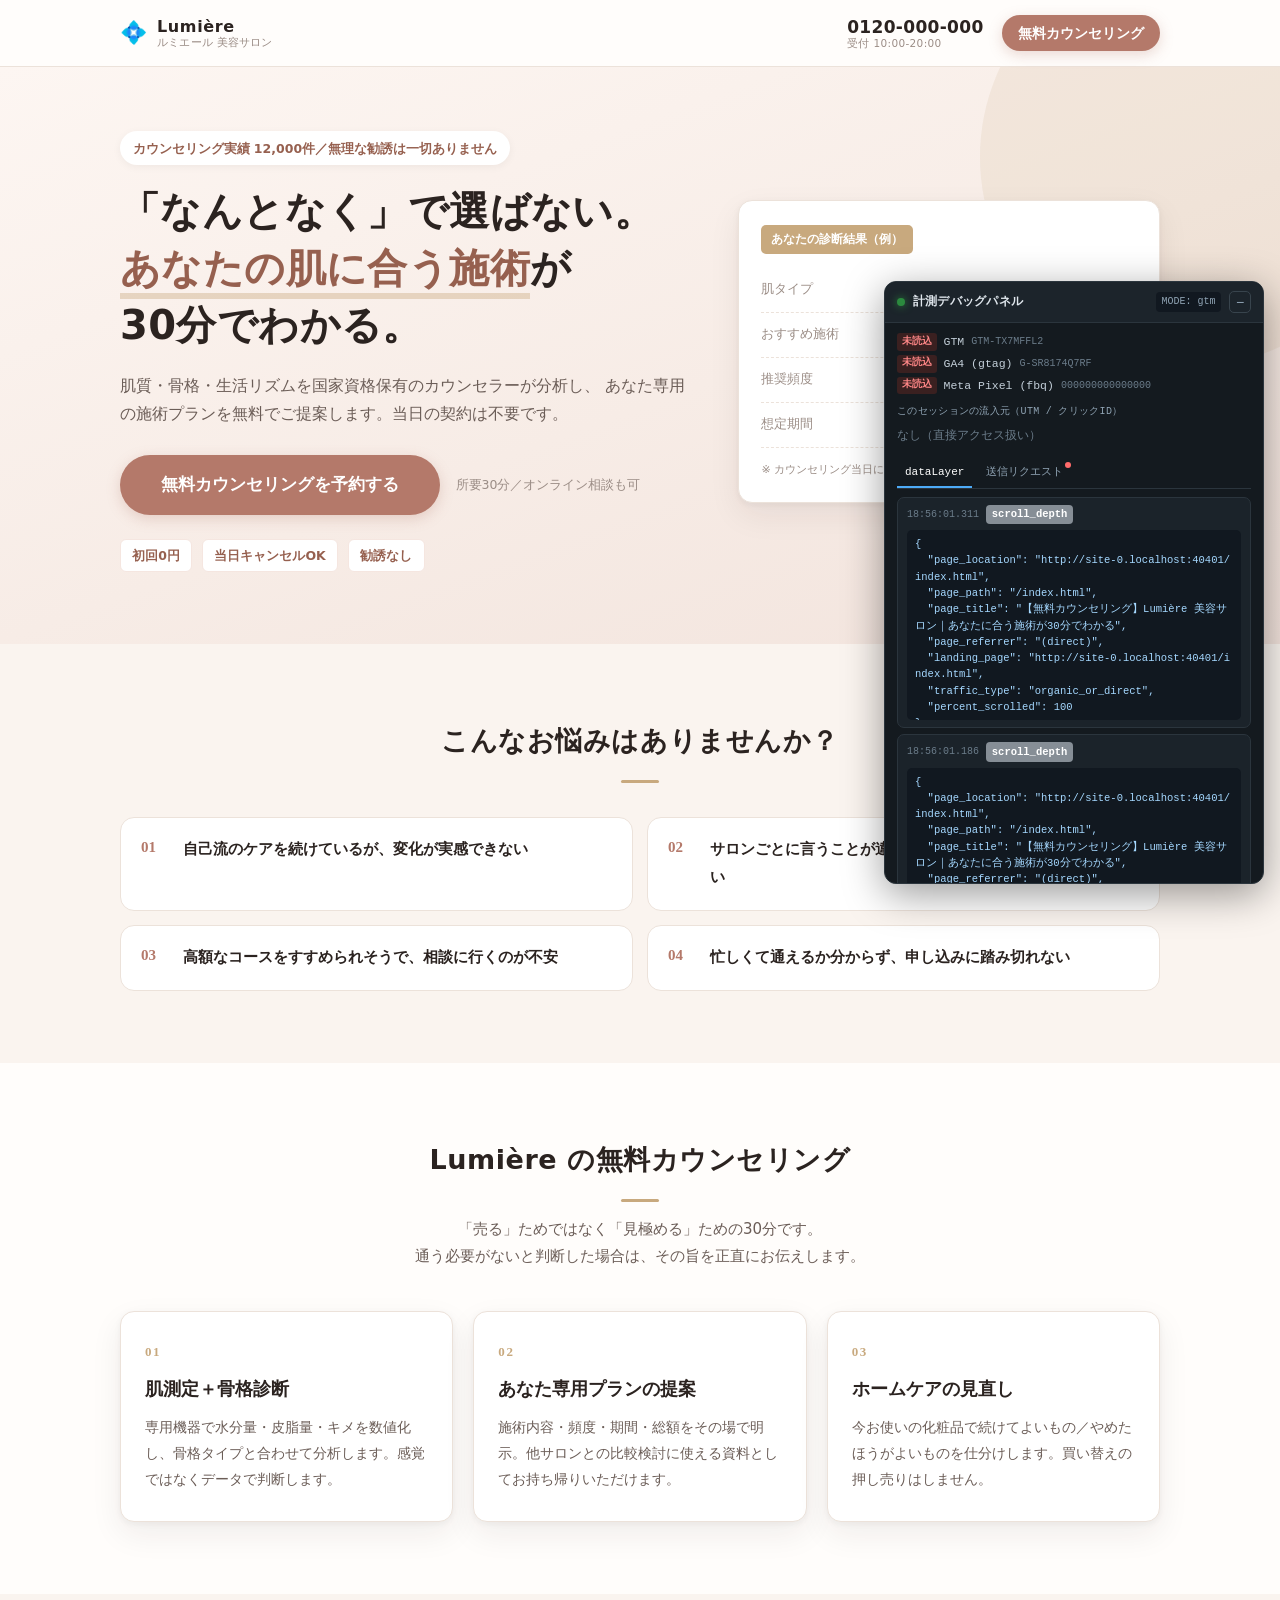
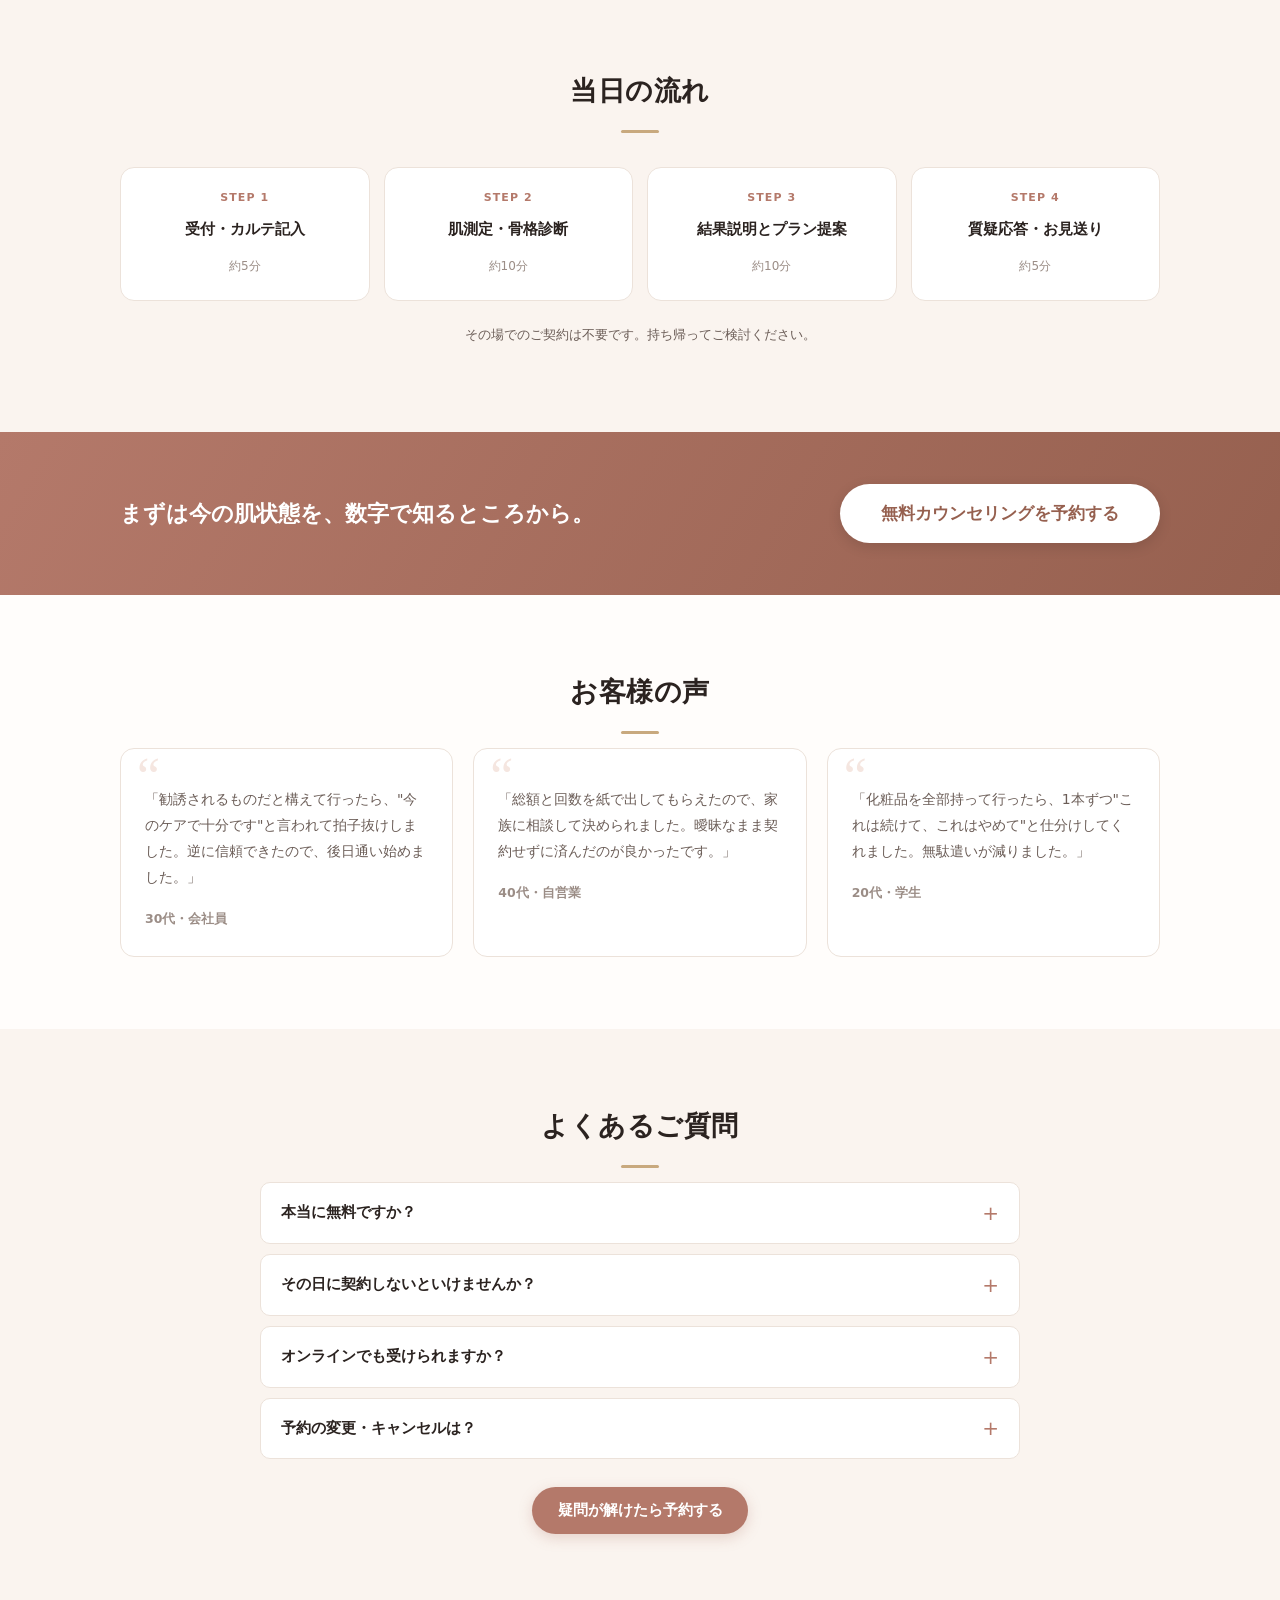
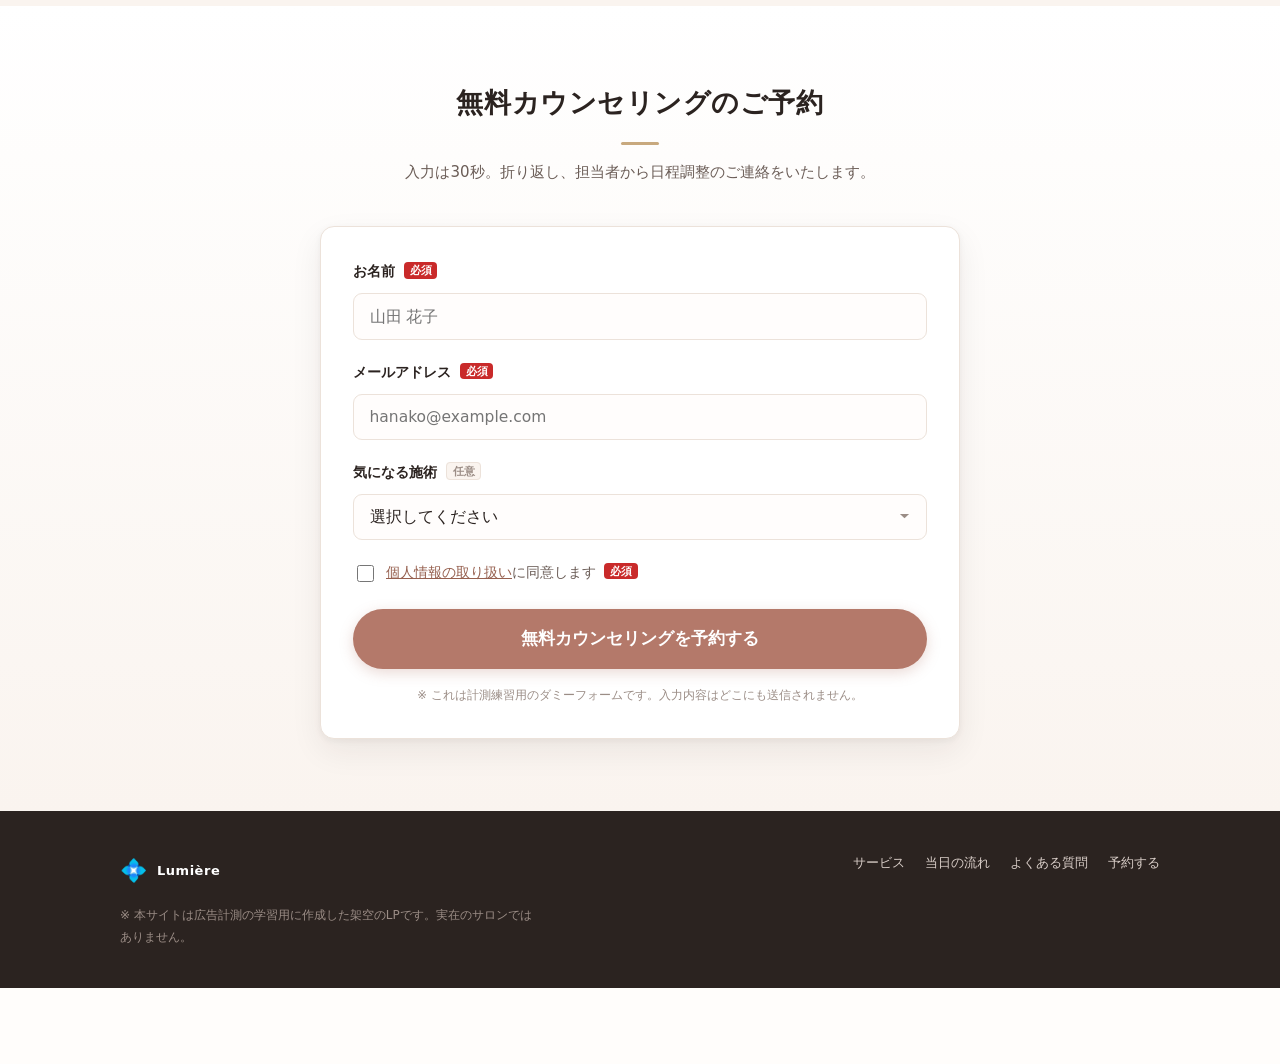
<file: index.html>
<!DOCTYPE html>
<html lang="ja">
<head>
<meta charset="UTF-8">
<meta name="viewport" content="width=device-width, initial-scale=1.0">
<title>【無料カウンセリング】Lumière 美容サロン｜あなたに合う施術が30分でわかる</title>
<meta name="description" content="カウンセリング実績12,000件。無理な勧誘は一切なし。30分の無料カウンセリングで、あなたの肌質と骨格に合う施術プランをご提案します。">

<!-- =========================================================================
     ★ 計測スクリプトの読み込み順（ここが重要）
     -------------------------------------------------------------------------
     1. config.js      … どのIDに送るかの設定
     2. tracking.js    … dataLayer を作り、GTM を読み込む
                          ※ GTM より先に dataLayer を用意する必要があるため
                             tracking.js は必ず GTM スニペットより前に置きます
     3. (GTM本体)      … tracking.js の中から挿入されます
     4. debug-panel.js … 練習用の可視化パネル
     5. app.js         … LPの動き＋イベント発火（DOM操作なので defer でOK）
     ========================================================================= -->
<script src="assets/config.js"></script>
<script src="assets/tracking.js"></script>
<script src="assets/debug-panel.js" defer></script>
<script src="assets/app.js" defer></script>

<link rel="stylesheet" href="assets/style.css">
<link rel="icon" href="data:image/svg+xml,<svg xmlns='http://www.w3.org/2000/svg' viewBox='0 0 32 32'><text y='26' font-size='26'>💠</text></svg>">
</head>
<body data-page-type="landing_page">

<!-- GTM の noscript は tracking.js が body 先頭に挿入します（MODE:'gtm' のとき） -->

<!-- ============================ ヘッダー ============================ -->
<header class="header">
  <div class="container header__inner">
    <a class="logo" href="#top">
      <span class="logo__mark">💠</span>
      <span class="logo__text">Lumière<small>ルミエール 美容サロン</small></span>
    </a>
    <div class="header__right">
      <span class="header__tel">0120-000-000<small>受付 10:00-20:00</small></span>
      <!-- data-cta="header" が cta_position パラメータになります -->
      <a class="btn btn--sm" href="#form" data-cta="header">無料カウンセリング</a>
    </div>
  </div>
</header>

<!-- ============================ ファーストビュー ============================ -->
<section class="hero" id="top">
  <div class="container hero__inner">
    <div class="hero__copy">
      <p class="hero__eyebrow">カウンセリング実績 12,000件／無理な勧誘は一切ありません</p>
      <h1 class="hero__title">
        「なんとなく」で選ばない。<br>
        <em>あなたの肌に合う施術</em>が<br>
        30分でわかる。
      </h1>
      <p class="hero__lead">
        肌質・骨格・生活リズムを国家資格保有のカウンセラーが分析し、
        あなた専用の施術プランを無料でご提案します。当日の契約は不要です。
      </p>
      <div class="hero__cta">
        <a class="btn btn--lg" href="#form" data-cta="hero" data-cta-text="無料カウンセリングを予約する">
          無料カウンセリングを予約する
        </a>
        <span class="hero__note">所要30分／オンライン相談も可</span>
      </div>
      <ul class="hero__badges">
        <li>初回0円</li>
        <li>当日キャンセルOK</li>
        <li>勧誘なし</li>
      </ul>
    </div>
    <div class="hero__visual" aria-hidden="true">
      <div class="hero__card">
        <div class="hero__cardTop">あなたの診断結果（例）</div>
        <dl class="hero__spec">
          <div><dt>肌タイプ</dt><dd>混合・乾燥寄り</dd></div>
          <div><dt>おすすめ施術</dt><dd>ハイドラフェイシャル</dd></div>
          <div><dt>推奨頻度</dt><dd>3週間に1回</dd></div>
          <div><dt>想定期間</dt><dd>約4ヶ月</dd></div>
        </dl>
        <div class="hero__cardFoot">※ カウンセリング当日にお渡しします</div>
      </div>
    </div>
  </div>
</section>

<!-- ============================ 悩み ============================ -->
<section class="section section--tint">
  <div class="container">
    <h2 class="section__title">こんなお悩みはありませんか？</h2>
    <ul class="worries">
      <li><span>01</span>自己流のケアを続けているが、変化が実感できない</li>
      <li><span>02</span>サロンごとに言うことが違って、何を信じればいいか分からない</li>
      <li><span>03</span>高額なコースをすすめられそうで、相談に行くのが不安</li>
      <li><span>04</span>忙しくて通えるか分からず、申し込みに踏み切れない</li>
    </ul>
  </div>
</section>

<!-- ============================ サービス概要 ============================ -->
<section class="section" id="service">
  <div class="container">
    <h2 class="section__title">Lumière の無料カウンセリング</h2>
    <p class="section__lead">
      「売る」ためではなく「見極める」ための30分です。<br>
      通う必要がないと判断した場合は、その旨を正直にお伝えします。
    </p>
    <div class="cards">
      <article class="card">
        <div class="card__num">01</div>
        <h3>肌測定＋骨格診断</h3>
        <p>専用機器で水分量・皮脂量・キメを数値化し、骨格タイプと合わせて分析します。感覚ではなくデータで判断します。</p>
      </article>
      <article class="card">
        <div class="card__num">02</div>
        <h3>あなた専用プランの提案</h3>
        <p>施術内容・頻度・期間・総額をその場で明示。他サロンとの比較検討に使える資料としてお持ち帰りいただけます。</p>
      </article>
      <article class="card">
        <div class="card__num">03</div>
        <h3>ホームケアの見直し</h3>
        <p>今お使いの化粧品で続けてよいもの／やめたほうがよいものを仕分けします。買い替えの押し売りはしません。</p>
      </article>
    </div>
  </div>
</section>

<!-- ============================ 流れ ============================ -->
<section class="section section--tint" id="flow">
  <div class="container">
    <h2 class="section__title">当日の流れ</h2>
    <ol class="flow">
      <li><span class="flow__step">STEP 1</span><strong>受付・カルテ記入</strong><em>約5分</em></li>
      <li><span class="flow__step">STEP 2</span><strong>肌測定・骨格診断</strong><em>約10分</em></li>
      <li><span class="flow__step">STEP 3</span><strong>結果説明とプラン提案</strong><em>約10分</em></li>
      <li><span class="flow__step">STEP 4</span><strong>質疑応答・お見送り</strong><em>約5分</em></li>
    </ol>
    <p class="flow__note">その場でのご契約は不要です。持ち帰ってご検討ください。</p>
  </div>
</section>

<!-- ============================ 中間CTA ============================ -->
<section class="midcta">
  <div class="container midcta__inner">
    <p class="midcta__text">まずは今の肌状態を、数字で知るところから。</p>
    <a class="btn btn--lg btn--light" href="#form" data-cta="mid" data-cta-text="無料カウンセリングを予約する">
      無料カウンセリングを予約する
    </a>
  </div>
</section>

<!-- ============================ お客様の声 ============================ -->
<section class="section" id="voice">
  <div class="container">
    <h2 class="section__title">お客様の声</h2>
    <div class="voices">
      <blockquote class="voice">
        <p>「勧誘されるものだと構えて行ったら、"今のケアで十分です"と言われて拍子抜けしました。逆に信頼できたので、後日通い始めました。」</p>
        <cite>30代・会社員</cite>
      </blockquote>
      <blockquote class="voice">
        <p>「総額と回数を紙で出してもらえたので、家族に相談して決められました。曖昧なまま契約せずに済んだのが良かったです。」</p>
        <cite>40代・自営業</cite>
      </blockquote>
      <blockquote class="voice">
        <p>「化粧品を全部持って行ったら、1本ずつ"これは続けて、これはやめて"と仕分けしてくれました。無駄遣いが減りました。」</p>
        <cite>20代・学生</cite>
      </blockquote>
    </div>
  </div>
</section>

<!-- ============================ FAQ ============================ -->
<section class="section section--tint" id="faq">
  <div class="container">
    <h2 class="section__title">よくあるご質問</h2>
    <div class="faq">
      <details><summary>本当に無料ですか？</summary><p>はい。カウンセリング・肌測定・プラン提案まで一切費用はかかりません。施術をご希望の場合のみ、別途料金が発生します。</p></details>
      <details><summary>その日に契約しないといけませんか？</summary><p>いいえ。当日のご契約は不要です。資料をお持ち帰りいただき、ご検討ください。</p></details>
      <details><summary>オンラインでも受けられますか？</summary><p>可能です。肌測定は行えませんが、写真と問診をもとにプランをご提案します。</p></details>
      <details><summary>予約の変更・キャンセルは？</summary><p>当日でもご連絡いただければ無料で変更・キャンセルできます。キャンセル料はいただきません。</p></details>
    </div>
    <div class="faq__cta">
      <a class="btn" href="#form" data-cta="faq" data-cta-text="疑問が解けたら予約する">疑問が解けたら予約する</a>
    </div>
  </div>
</section>

<!-- ============================ フォーム ============================ -->
<section class="section formsec" id="form">
  <div class="container container--narrow">
    <h2 class="section__title">無料カウンセリングのご予約</h2>
    <p class="section__lead">入力は30秒。折り返し、担当者から日程調整のご連絡をいたします。</p>

    <!-- ---- 入力エリア ---- -->
    <div id="form-area">
      <form id="lead-form" class="form" novalidate>
        <div class="form__row">
          <label class="form__label" for="f-name">お名前 <span class="req">必須</span></label>
          <input class="form__input" type="text" id="f-name" name="name" placeholder="山田 花子" autocomplete="name">
          <p class="field-error" data-error-for="name" hidden></p>
        </div>

        <div class="form__row">
          <label class="form__label" for="f-email">メールアドレス <span class="req">必須</span></label>
          <input class="form__input" type="email" id="f-email" name="email" placeholder="hanako@example.com" autocomplete="email">
          <p class="field-error" data-error-for="email" hidden></p>
        </div>

        <div class="form__row">
          <label class="form__label" for="f-menu">気になる施術 <span class="opt">任意</span></label>
          <select class="form__input" id="f-menu" name="menu">
            <option value="">選択してください</option>
            <option value="facial">フェイシャル</option>
            <option value="hydra">ハイドラフェイシャル</option>
            <option value="hair_removal">医療脱毛</option>
            <option value="body">ボディケア</option>
            <option value="undecided">まだ決めていない</option>
          </select>
        </div>

        <div class="form__row form__row--check">
          <label class="checkbox">
            <input type="checkbox" name="agree" id="f-agree">
            <span><a href="#" onclick="return false;">個人情報の取り扱い</a>に同意します <span class="req">必須</span></span>
          </label>
          <p class="field-error" data-error-for="agree" hidden></p>
        </div>

        <button class="btn btn--lg btn--full" type="submit" data-cta="form_submit_button" data-cta-text="無料カウンセリングを予約する">
          無料カウンセリングを予約する
        </button>
        <p class="form__note">※ これは計測練習用のダミーフォームです。入力内容はどこにも送信されません。</p>
      </form>
    </div>

    <!-- ---- 送信完了状態（generate_lead 発火後に表示） ---- -->
    <div id="form-complete" class="complete" hidden>
      <div class="complete__icon">✓</div>
      <h3 class="complete__title">ご予約を受け付けました</h3>
      <p class="complete__text">
        ご入力ありがとうございます。1営業日以内に担当者よりご連絡いたします。
      </p>
      <div class="complete__box">
        <div class="complete__boxTitle">計測ログ（練習用の表示）</div>
        <p>この瞬間 <code>generate_lead</code> が dataLayer に push されました。</p>
        <p>lead_id: <code id="lead-id-view">-</code></p>
        <p class="complete__hint">
          右下のデバッグパネル →「dataLayer」タブで中身を、<br>
          「送信リクエスト」タブで実際に外部へ飛んだか確認してください。
        </p>
      </div>
      <div class="complete__actions">
        <a class="btn btn--light" id="go-thanks" href="thanks.html">サンクスページ方式も試す</a>
        <button class="btn btn--ghost" type="button" id="retry-form">もう一度フォームを試す</button>
      </div>
    </div>
  </div>
</section>

<!-- ============================ フッター ============================ -->
<footer class="footer">
  <div class="container footer__inner">
    <div>
      <div class="logo logo--footer"><span class="logo__mark">💠</span><span class="logo__text">Lumière</span></div>
      <p class="footer__addr">※ 本サイトは広告計測の学習用に作成した架空のLPです。実在のサロンではありません。</p>
    </div>
    <nav class="footer__nav">
      <a href="#service">サービス</a>
      <a href="#flow">当日の流れ</a>
      <a href="#faq">よくある質問</a>
      <a href="#form">予約する</a>
    </nav>
  </div>
</footer>

<!-- ============================ スティッキーCTA（モバイル） ============================ -->
<div class="sticky">
  <a class="btn btn--full" href="#form" data-cta="sticky" data-cta-text="無料カウンセリングを予約する">
    無料カウンセリングを予約する
  </a>
</div>

</body>
</html>
</file>
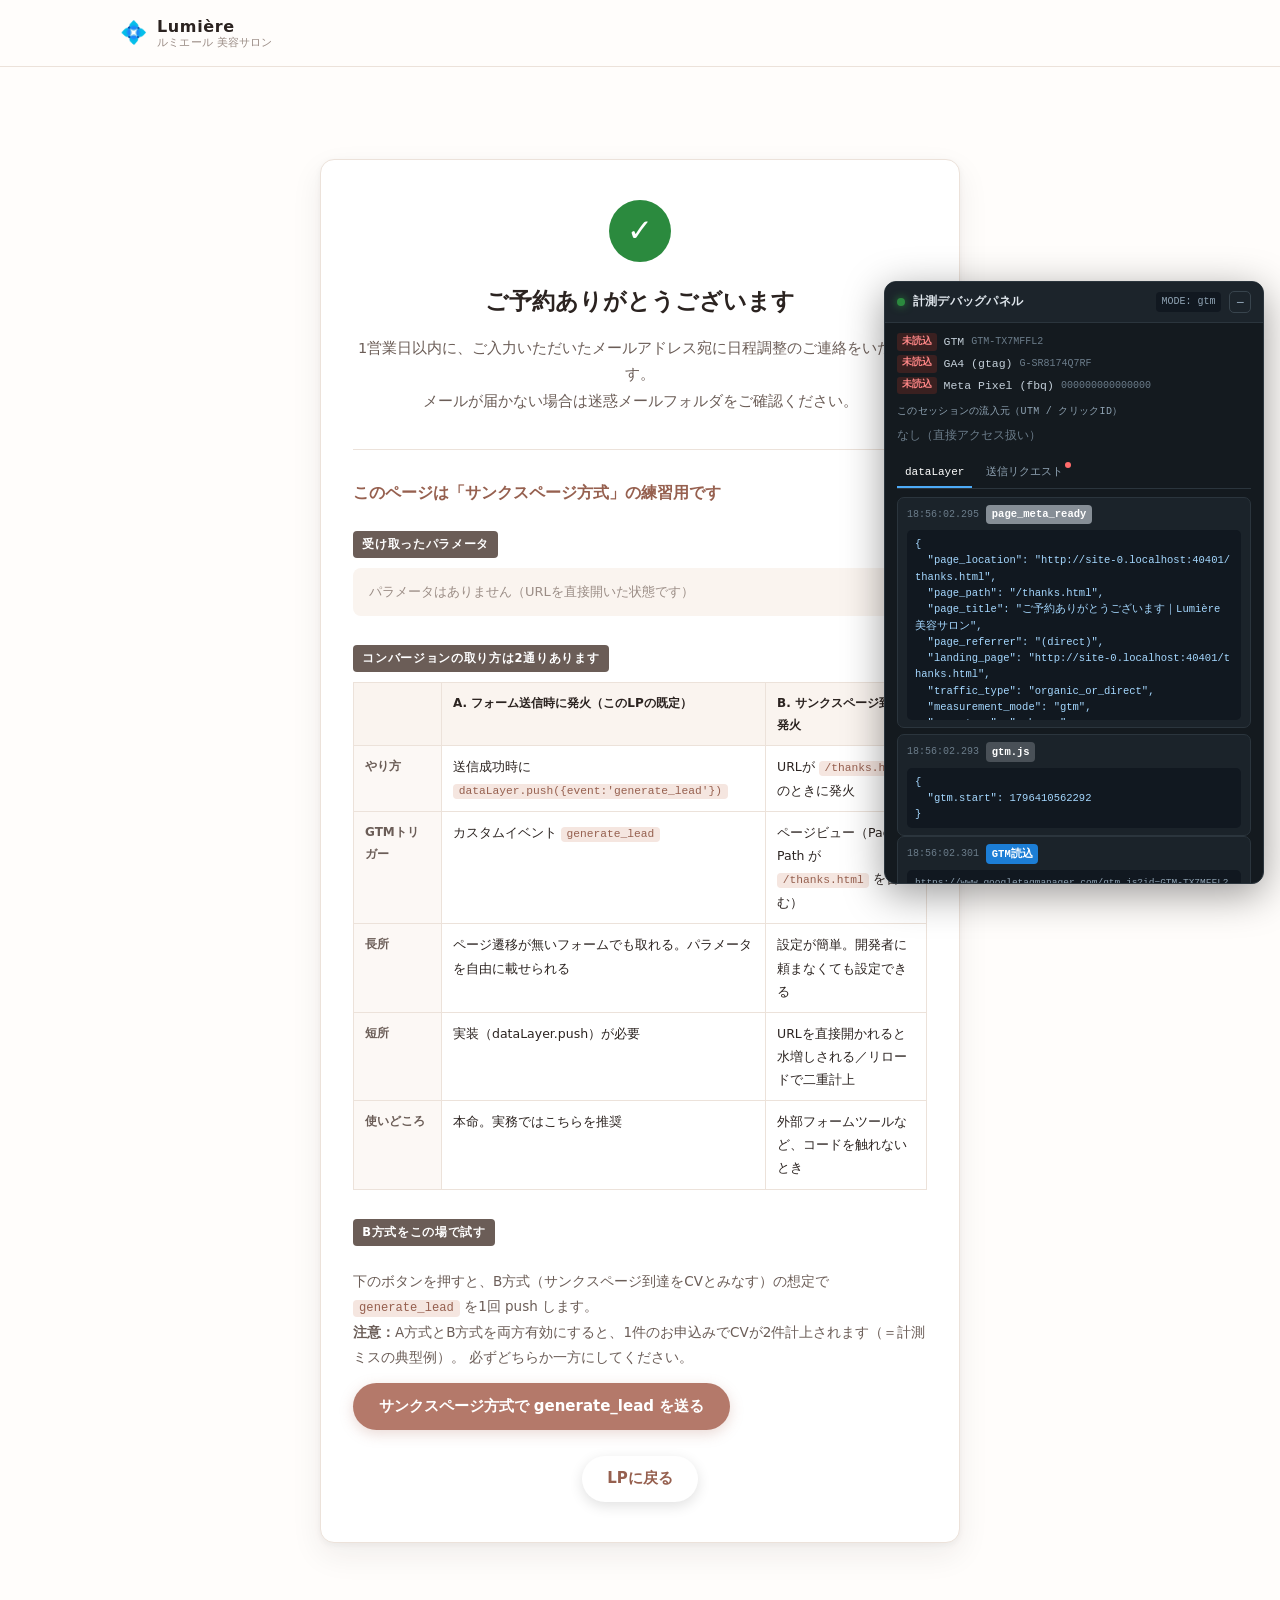
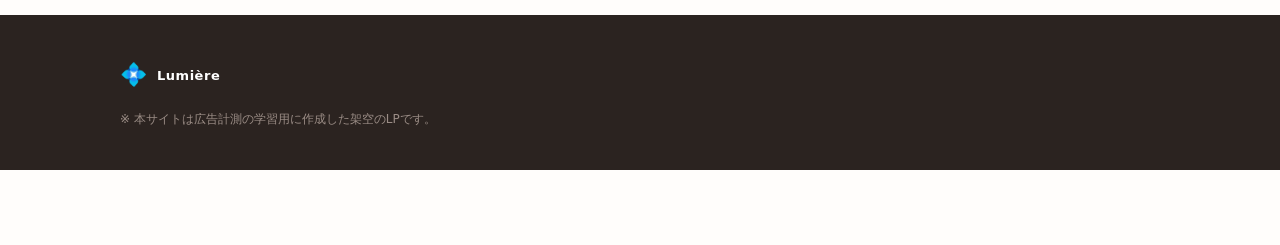
<file: thanks.html>
<!DOCTYPE html>
<html lang="ja">
<head>
<meta charset="UTF-8">
<meta name="viewport" content="width=device-width, initial-scale=1.0">
<title>ご予約ありがとうございます｜Lumière 美容サロン</title>
<meta name="robots" content="noindex">

<script src="assets/config.js"></script>
<script src="assets/tracking.js"></script>
<script src="assets/debug-panel.js" defer></script>
<link rel="stylesheet" href="assets/style.css">
<link rel="icon" href="data:image/svg+xml,<svg xmlns='http://www.w3.org/2000/svg' viewBox='0 0 32 32'><text y='26' font-size='26'>💠</text></svg>">
</head>
<body data-page-type="thanks_page">

<header class="header">
  <div class="container header__inner">
    <a class="logo" href="index.html"><span class="logo__mark">💠</span><span class="logo__text">Lumière<small>ルミエール 美容サロン</small></span></a>
  </div>
</header>

<section class="section">
  <div class="container container--narrow">
    <div class="complete complete--page">
      <div class="complete__icon">✓</div>
      <h1 class="complete__title">ご予約ありがとうございます</h1>
      <p class="complete__text">
        1営業日以内に、ご入力いただいたメールアドレス宛に日程調整のご連絡をいたします。<br>
        メールが届かない場合は迷惑メールフォルダをご確認ください。
      </p>

      <!-- ===================================================================
           ここから下は「練習用の解説」です。実際のサンクスページには不要です。
           =================================================================== -->
      <div class="lesson">
        <h2 class="lesson__title">このページは「サンクスページ方式」の練習用です</h2>

        <div class="lesson__block">
          <div class="lesson__label">受け取ったパラメータ</div>
          <dl class="lesson__dl" id="params-view"><dd>読み込み中…</dd></dl>
        </div>

        <div class="lesson__block">
          <div class="lesson__label">コンバージョンの取り方は2通りあります</div>
          <table class="lesson__table">
            <thead><tr><th></th><th>A. フォーム送信時に発火（このLPの既定）</th><th>B. サンクスページ到達で発火</th></tr></thead>
            <tbody>
              <tr><th>やり方</th><td>送信成功時に <code>dataLayer.push({event:'generate_lead'})</code></td><td>URLが <code>/thanks.html</code> のときに発火</td></tr>
              <tr><th>GTMトリガー</th><td>カスタムイベント <code>generate_lead</code></td><td>ページビュー（Page Path が <code>/thanks.html</code> を含む）</td></tr>
              <tr><th>長所</th><td>ページ遷移が無いフォームでも取れる。パラメータを自由に載せられる</td><td>設定が簡単。開発者に頼まなくても設定できる</td></tr>
              <tr><th>短所</th><td>実装（dataLayer.push）が必要</td><td>URLを直接開かれると水増しされる／リロードで二重計上</td></tr>
              <tr><th>使いどころ</th><td>本命。実務ではこちらを推奨</td><td>外部フォームツールなど、コードを触れないとき</td></tr>
            </tbody>
          </table>
        </div>

        <div class="lesson__block">
          <div class="lesson__label">B方式をこの場で試す</div>
          <p class="lesson__text">
            下のボタンを押すと、B方式（サンクスページ到達をCVとみなす）の想定で
            <code>generate_lead</code> を1回 push します。<br>
            <strong>注意：</strong>A方式とB方式を両方有効にすると、1件のお申込みでCVが2件計上されます（＝計測ミスの典型例）。
            必ずどちらか一方にしてください。
          </p>
          <button class="btn" type="button" id="fire-thanks-cv">サンクスページ方式で generate_lead を送る</button>
          <p class="lesson__fired" id="fired-msg" hidden>送信しました。右下のパネルで確認してください。</p>
        </div>
      </div>

      <div class="complete__actions">
        <a class="btn btn--light" href="index.html">LPに戻る</a>
      </div>
    </div>
  </div>
</section>

<footer class="footer">
  <div class="container footer__inner">
    <div><div class="logo logo--footer"><span class="logo__mark">💠</span><span class="logo__text">Lumière</span></div>
    <p class="footer__addr">※ 本サイトは広告計測の学習用に作成した架空のLPです。</p></div>
  </div>
</footer>

<script>
/* ---------------------------------------------------------------------------
 *  サンクスページ側の処理（練習用）
 * ------------------------------------------------------------------------- */
(function () {
  var q = new URLSearchParams(location.search);

  /* 受け取ったパラメータを画面に出す */
  var dl = document.getElementById('params-view');
  dl.innerHTML = '';
  var keys = Array.from(q.keys());
  if (!keys.length) {
    dl.innerHTML = '<dd class="is-empty">パラメータはありません（URLを直接開いた状態です）</dd>';
  } else {
    keys.forEach(function (k) {
      var wrap = document.createElement('div');
      var dt = document.createElement('dt'); dt.textContent = k;
      var dd = document.createElement('dd'); dd.textContent = q.get(k);
      wrap.appendChild(dt); wrap.appendChild(dd); dl.appendChild(wrap);
    });
  }

  /* B方式のデモ発火 */
  var fired = false;
  document.getElementById('fire-thanks-cv').addEventListener('click', function () {
    if (fired) return;
    fired = true;
    this.disabled = true;
    window.MT.push('generate_lead', {
      form_name: q.get('form_name') || 'free_consultation',
      lead_id: q.get('lead_id') || ('thanks_' + Date.now()),
      value: (window.MEASUREMENT_CONFIG || {}).LEAD_VALUE || 0,
      currency: (window.MEASUREMENT_CONFIG || {}).LEAD_CURRENCY || 'JPY',
      method: 'thanks_page'
    });
    document.getElementById('fired-msg').hidden = false;
  });
})();
</script>
</body>
</html>
</file>
<file: assets/style.css>
/* =============================================================================
 * style.css ―― 美容サロンLP（学習用・シンプル構成）
 * ============================================================================= */
:root{
  --ink:#2b2320; --ink-2:#6b5d57; --ink-3:#9b8d86;
  --bg:#fffdfb; --bg-tint:#faf4ef; --line:#ece2da;
  --accent:#b4796a; --accent-dark:#96604f; --accent-soft:#f5e6e0;
  --gold:#c8a97e;
  --ok:#2b8a3e; --err:#c92a2a;
  --radius:14px;
  --shadow:0 2px 6px rgba(43,35,32,.05), 0 12px 32px rgba(43,35,32,.07);
  --maxw:1080px;
  --font: "Hiragino Kaku Gothic ProN","Hiragino Sans","Yu Gothic",YuGothic,Meiryo,system-ui,-apple-system,sans-serif;
}
*{box-sizing:border-box;}
html{scroll-behavior:smooth;}
body{
  margin:0; font-family:var(--font); color:var(--ink); background:var(--bg);
  line-height:1.85; font-size:16px; -webkit-font-smoothing:antialiased;
  padding-bottom:76px; /* sticky CTA分 */
}
img{max-width:100%;}
a{color:var(--accent-dark);}
.container{max-width:var(--maxw); margin:0 auto; padding:0 20px;}
.container--narrow{max-width:680px;}

/* ---------- ボタン ---------- */
.btn{
  display:inline-flex; align-items:center; justify-content:center; gap:.4em;
  background:var(--accent); color:#fff; text-decoration:none; font-weight:700;
  padding:.85em 1.7em; border-radius:999px; border:0; cursor:pointer;
  font-size:15px; font-family:inherit; line-height:1.4; text-align:center;
  box-shadow:0 4px 14px rgba(180,121,106,.28);
  transition:transform .15s ease, box-shadow .15s ease, background .15s ease;
}
.btn:hover{background:var(--accent-dark); transform:translateY(-1px); box-shadow:0 6px 20px rgba(180,121,106,.35);}
.btn:active{transform:translateY(0);}
.btn:disabled{background:var(--ink-3); box-shadow:none; cursor:not-allowed; transform:none;}
.btn--lg{font-size:17px; padding:1.05em 2.4em;}
.btn--sm{font-size:13.5px; padding:.6em 1.2em;}
.btn--full{width:100%;}
.btn--light{background:#fff; color:var(--accent-dark); box-shadow:0 4px 14px rgba(0,0,0,.12);}
.btn--light:hover{background:#fff8f5;}
.btn--ghost{background:transparent; color:var(--ink-2); box-shadow:none; border:1px solid var(--line);}
.btn--ghost:hover{background:var(--bg-tint); color:var(--ink);}

/* ---------- ヘッダー ---------- */
.header{position:sticky; top:0; z-index:50; background:rgba(255,253,251,.94); backdrop-filter:blur(8px); border-bottom:1px solid var(--line);}
.header__inner{display:flex; align-items:center; justify-content:space-between; height:66px; gap:16px;}
.logo{display:flex; align-items:center; gap:10px; text-decoration:none; color:var(--ink);}
.logo__mark{font-size:22px;}
.logo__text{font-weight:700; letter-spacing:.04em; line-height:1.2; display:flex; flex-direction:column;}
.logo__text small{font-weight:400; font-size:10.5px; color:var(--ink-3); letter-spacing:.02em;}
.header__right{display:flex; align-items:center; gap:18px;}
.header__tel{display:flex; flex-direction:column; line-height:1.2; font-weight:700; font-size:17px; letter-spacing:.02em;}
.header__tel small{font-weight:400; font-size:10.5px; color:var(--ink-3);}

/* ---------- ヒーロー ---------- */
.hero{background:linear-gradient(160deg,#fdf6f2 0%, #f7ece6 55%, #f2e3dc 100%); padding:64px 0 72px; position:relative; overflow:hidden;}
.hero::after{content:""; position:absolute; right:-120px; top:-120px; width:420px; height:420px; border-radius:50%; background:rgba(200,169,126,.14);}
.hero__inner{display:grid; grid-template-columns:1.15fr .85fr; gap:48px; align-items:center; position:relative; z-index:1;}
.hero__eyebrow{display:inline-block; font-size:12.5px; font-weight:700; color:var(--accent-dark); background:#fff; padding:.45em 1em; border-radius:999px; margin:0 0 18px; box-shadow:0 2px 8px rgba(0,0,0,.05);}
.hero__title{font-size:40px; line-height:1.42; margin:0 0 18px; letter-spacing:.01em; font-weight:800;}
.hero__title em{font-style:normal; color:var(--accent-dark); border-bottom:6px solid rgba(200,169,126,.4); padding-bottom:2px;}
.hero__lead{font-size:15.5px; color:var(--ink-2); margin:0 0 26px;}
.hero__cta{display:flex; align-items:center; gap:16px; flex-wrap:wrap;}
.hero__note{font-size:12.5px; color:var(--ink-3);}
.hero__badges{list-style:none; display:flex; gap:10px; padding:0; margin:24px 0 0; flex-wrap:wrap;}
.hero__badges li{font-size:12.5px; font-weight:700; color:var(--accent-dark); background:#fff; border:1px solid var(--accent-soft); padding:.35em .9em; border-radius:6px;}
.hero__card{background:#fff; border-radius:var(--radius); box-shadow:var(--shadow); padding:22px; border:1px solid var(--line);}
.hero__cardTop{font-size:12px; font-weight:700; color:#fff; background:var(--gold); display:inline-block; padding:.3em .8em; border-radius:5px; margin-bottom:14px;}
.hero__spec{margin:0;}
.hero__spec>div{display:flex; justify-content:space-between; gap:12px; padding:9px 0; border-bottom:1px dashed var(--line);}
.hero__spec dt{font-size:12.5px; color:var(--ink-3); margin:0;}
.hero__spec dd{margin:0; font-size:14px; font-weight:700;}
.hero__cardFoot{font-size:11px; color:var(--ink-3); margin-top:12px;}

/* ---------- セクション共通 ---------- */
.section{padding:72px 0;}
.section--tint{background:var(--bg-tint);}
.section__title{font-size:27px; text-align:center; margin:0 0 14px; letter-spacing:.02em; font-weight:800;}
.section__title::after{content:""; display:block; width:38px; height:3px; background:var(--gold); margin:14px auto 0; border-radius:2px;}
.section__lead{text-align:center; color:var(--ink-2); font-size:15px; margin:0 0 40px;}

/* ---------- 悩み ---------- */
.worries{list-style:none; padding:0; margin:34px 0 0; display:grid; grid-template-columns:1fr 1fr; gap:14px;}
.worries li{background:#fff; border:1px solid var(--line); border-radius:var(--radius); padding:18px 20px 18px 62px; position:relative; font-size:15px; font-weight:600;}
.worries li span{position:absolute; left:20px; top:16px; font-size:15px; font-weight:800; color:var(--accent); font-family:Georgia,serif;}

/* ---------- カード ---------- */
.cards{display:grid; grid-template-columns:repeat(3,1fr); gap:20px;}
.card{background:#fff; border:1px solid var(--line); border-radius:var(--radius); padding:28px 24px; box-shadow:var(--shadow);}
.card__num{font-family:Georgia,serif; font-size:13px; font-weight:700; color:var(--gold); letter-spacing:.12em; margin-bottom:8px;}
.card h3{font-size:18px; margin:0 0 10px;}
.card p{font-size:14px; color:var(--ink-2); margin:0;}

/* ---------- 流れ ---------- */
.flow{list-style:none; padding:0; margin:34px 0 0; display:grid; grid-template-columns:repeat(4,1fr); gap:14px; counter-reset:none;}
.flow li{background:#fff; border:1px solid var(--line); border-radius:var(--radius); padding:20px 16px; text-align:center;}
.flow__step{display:block; font-size:11px; font-weight:800; letter-spacing:.1em; color:var(--accent); margin-bottom:8px;}
.flow li strong{display:block; font-size:15px; margin-bottom:6px;}
.flow li em{font-style:normal; font-size:12px; color:var(--ink-3);}
.flow__note{text-align:center; font-size:13px; color:var(--ink-2); margin-top:22px;}

/* ---------- 中間CTA ---------- */
.midcta{background:linear-gradient(120deg,var(--accent) 0%, var(--accent-dark) 100%); padding:52px 0; color:#fff;}
.midcta__inner{display:flex; align-items:center; justify-content:space-between; gap:28px; flex-wrap:wrap;}
.midcta__text{font-size:22px; font-weight:800; margin:0; line-height:1.6;}

/* ---------- 声 ---------- */
.voices{display:grid; grid-template-columns:repeat(3,1fr); gap:20px;}
.voice{margin:0; background:#fff; border:1px solid var(--line); border-radius:var(--radius); padding:24px; position:relative;}
.voice::before{content:"“"; position:absolute; top:2px; left:16px; font-size:52px; color:var(--accent-soft); font-family:Georgia,serif; line-height:1;}
.voice p{font-size:14px; color:var(--ink-2); margin:14px 0 12px; position:relative;}
.voice cite{font-style:normal; font-size:12.5px; font-weight:700; color:var(--ink-3);}

/* ---------- FAQ ---------- */
.faq{max-width:760px; margin:0 auto;}
.faq details{background:#fff; border:1px solid var(--line); border-radius:10px; margin-bottom:10px; overflow:hidden;}
.faq summary{cursor:pointer; padding:16px 20px; font-weight:700; font-size:15px; list-style:none; position:relative; padding-right:44px;}
.faq summary::-webkit-details-marker{display:none;}
.faq summary::after{content:"+"; position:absolute; right:20px; top:50%; transform:translateY(-50%); color:var(--accent); font-size:20px; font-weight:400;}
.faq details[open] summary::after{content:"−";}
.faq p{margin:0; padding:0 20px 18px; font-size:14px; color:var(--ink-2);}
.faq__cta{text-align:center; margin-top:28px;}

/* ---------- フォーム ---------- */
.formsec{background:linear-gradient(180deg,#fff 0%, var(--bg-tint) 100%);}
.form{background:#fff; border:1px solid var(--line); border-radius:var(--radius); padding:32px; box-shadow:var(--shadow);}
.form__row{margin-bottom:20px;}
.form__label{display:block; font-weight:700; font-size:14px; margin-bottom:8px;}
.req{font-size:10.5px; font-weight:700; color:#fff; background:var(--err); padding:.2em .55em; border-radius:4px; vertical-align:2px; margin-left:4px;}
.opt{font-size:10.5px; font-weight:700; color:var(--ink-3); background:var(--bg-tint); border:1px solid var(--line); padding:.15em .55em; border-radius:4px; vertical-align:2px; margin-left:4px;}
.form__input{width:100%; padding:.85em 1em; font-size:15.5px; font-family:inherit; border:1.5px solid var(--line); border-radius:9px; background:#fffdfc; color:var(--ink); transition:border-color .15s;}
.form__input:focus{outline:none; border-color:var(--accent); box-shadow:0 0 0 3px rgba(180,121,106,.13);}
.form__input.is-invalid{border-color:var(--err); background:#fff5f5;}
select.form__input{appearance:none; background-image:url("data:image/svg+xml,%3Csvg xmlns='http://www.w3.org/2000/svg' viewBox='0 0 12 8'%3E%3Cpath fill='%239b8d86' d='M1 1l5 5 5-5'/%3E%3C/svg%3E"); background-repeat:no-repeat; background-position:right 16px center; background-size:11px; padding-right:40px;}
.field-error{color:var(--err); font-size:12.5px; margin:6px 0 0; font-weight:700;}
.form__row--check{margin-bottom:24px;}
.checkbox{display:flex; align-items:flex-start; gap:9px; font-size:13.5px; cursor:pointer; color:var(--ink-2);}
.checkbox input{margin-top:5px; width:17px; height:17px; accent-color:var(--accent); flex:none;}
.form__note{font-size:11.5px; color:var(--ink-3); text-align:center; margin:16px 0 0;}

/* ---------- 完了 ---------- */
.complete{background:#fff; border:1px solid var(--line); border-radius:var(--radius); padding:40px 32px; text-align:center; box-shadow:var(--shadow);}
.complete--page{margin-top:20px;}
.complete__icon{width:62px; height:62px; border-radius:50%; background:var(--ok); color:#fff; font-size:31px; display:flex; align-items:center; justify-content:center; margin:0 auto 18px;}
.complete__title{font-size:23px; margin:0 0 12px;}
.complete__text{color:var(--ink-2); font-size:14.5px; margin:0 0 24px;}
.complete__box{background:var(--bg-tint); border:1px dashed var(--accent-soft); border-radius:10px; padding:18px; text-align:left; font-size:13.5px;}
.complete__boxTitle{font-weight:800; font-size:12px; letter-spacing:.06em; color:var(--accent-dark); margin-bottom:8px;}
.complete__box p{margin:4px 0;}
.complete__hint{color:var(--ink-3); font-size:12.5px; margin-top:10px !important;}
.complete__actions{display:flex; gap:12px; justify-content:center; margin-top:24px; flex-wrap:wrap;}
code{background:var(--accent-soft); color:var(--accent-dark); padding:.12em .5em; border-radius:4px; font-size:.9em; font-family:ui-monospace,SFMono-Regular,Menlo,monospace;}

/* ---------- サンクスページの解説 ---------- */
.lesson{text-align:left; margin-top:34px; border-top:1px solid var(--line); padding-top:28px;}
.lesson__title{font-size:16px; margin:0 0 20px; color:var(--accent-dark);}
.lesson__block{margin-bottom:26px;}
.lesson__label{font-size:11.5px; font-weight:800; letter-spacing:.06em; color:#fff; background:var(--ink-2); display:inline-block; padding:.25em .8em; border-radius:4px; margin-bottom:10px;}
.lesson__dl{margin:0; background:var(--bg-tint); border-radius:8px; padding:12px 16px; font-size:13px;}
.lesson__dl>div{display:flex; gap:12px; padding:5px 0; border-bottom:1px dashed var(--line);}
.lesson__dl>div:last-child{border-bottom:0;}
.lesson__dl dt{font-weight:700; min-width:120px; color:var(--ink-2); margin:0;}
.lesson__dl dd{margin:0; word-break:break-all;}
.lesson__dl dd.is-empty{color:var(--ink-3);}
.lesson__table{width:100%; border-collapse:collapse; font-size:12.5px;}
.lesson__table th,.lesson__table td{border:1px solid var(--line); padding:9px 11px; text-align:left; vertical-align:top;}
.lesson__table thead th{background:var(--bg-tint); font-size:12px;}
.lesson__table tbody th{background:#fcf8f5; width:88px; font-size:12px; color:var(--ink-2);}
.lesson__text{font-size:13.5px; color:var(--ink-2);}
.lesson__fired{color:var(--ok); font-weight:700; font-size:13px; margin-top:10px;}

/* ---------- フッター ---------- */
.footer{background:#2b2320; color:#d9cec8; padding:40px 0; font-size:13px;}
.footer__inner{display:flex; justify-content:space-between; gap:28px; flex-wrap:wrap;}
.logo--footer .logo__text{color:#fff;}
.footer__addr{margin:12px 0 0; color:#9b8d86; font-size:12px; max-width:420px;}
.footer__nav{display:flex; gap:20px; flex-wrap:wrap;}
.footer__nav a{color:#d9cec8; text-decoration:none;}
.footer__nav a:hover{color:#fff; text-decoration:underline;}

/* ---------- スティッキーCTA ---------- */
.sticky{position:fixed; left:0; right:0; bottom:0; z-index:60; background:rgba(255,253,251,.96); backdrop-filter:blur(8px); border-top:1px solid var(--line); padding:12px 20px; display:none;}

/* =============================================================================
 * 計測デバッグパネル（練習用）
 * ============================================================================= */
.mt-panel{
  position:fixed; right:16px; bottom:16px; z-index:9999; width:380px; max-width:calc(100vw - 32px);
  background:#141a1f; color:#dfe6ec; border-radius:12px; overflow:hidden;
  font-family:ui-monospace,SFMono-Regular,Menlo,Consolas,monospace; font-size:11.5px; line-height:1.55;
  box-shadow:0 10px 40px rgba(0,0,0,.4); border:1px solid #2b353d;
}
.mt-panel__head{display:flex; align-items:center; gap:8px; padding:9px 12px; background:#1c242b; border-bottom:1px solid #2b353d;}
.mt-panel__head strong{font-size:12px; letter-spacing:.02em;}
.mt-panel__dot{width:8px; height:8px; border-radius:50%; background:#2b8a3e; box-shadow:0 0 8px #2b8a3e; flex:none;}
.mt-panel__mode{margin-left:auto; font-size:10px; color:#8fa3b3; background:#111820; padding:.2em .55em; border-radius:4px;}
.mt-panel__toggle{background:none; border:1px solid #38444d; color:#8fa3b3; width:22px; height:22px; border-radius:5px; cursor:pointer; line-height:1; font-size:14px; flex:none;}
.mt-panel__toggle:hover{background:#232d35; color:#fff;}
.mt-panel.is-collapsed .mt-panel__body{display:none;}
.mt-panel__body{max-height:min(66vh,560px); overflow-y:auto; padding:10px 12px 12px;}
.mt-panel__status{display:grid; gap:4px; margin-bottom:10px;}
.mt-status{display:flex; align-items:center; gap:7px;}
.mt-status__pill{font-size:9.5px; padding:.15em .5em; border-radius:3px; font-weight:700; flex:none;}
.mt-status__pill.is-on{background:#12432a; color:#69db7c;}
.mt-status__pill.is-off{background:#3a2020; color:#ff8787;}
.mt-status__name{color:#c3cfd9; flex:none;}
.mt-status__id{color:#6b7c8a; font-size:10px; overflow:hidden; text-overflow:ellipsis; white-space:nowrap; background:none; padding:0;}
.mt-panel__label{font-size:10px; color:#8fa3b3; text-transform:none; margin:10px 0 5px; letter-spacing:.03em;}
.mt-utm{display:flex; gap:8px; padding:2px 0;}
.mt-utm__k{color:#74c0fc; min-width:96px; flex:none;}
.mt-utm__v{color:#e9ecef; word-break:break-all;}
.mt-utm--empty{color:#6b7c8a;}
.mt-panel__tabs{display:flex; gap:6px; margin:12px 0 8px; border-bottom:1px solid #2b353d; padding-bottom:0;}
.mt-tab{background:none; border:0; border-bottom:2px solid transparent; color:#8fa3b3; font:inherit; font-size:11px; padding:5px 8px; cursor:pointer; position:relative;}
.mt-tab.is-active{color:#fff; border-bottom-color:#4dabf7;}
.mt-tab.has-new::after{content:""; position:absolute; top:3px; right:0; width:6px; height:6px; border-radius:50%; background:#ff6b6b;}
.mt-panel__list{display:flex; flex-direction:column; gap:6px;}
.mt-item{background:#1b232a; border:1px solid #2b353d; border-radius:7px; padding:7px 9px;}
.mt-item__top{display:flex; align-items:center; gap:7px;}
.mt-item__time{color:#6b7c8a; font-size:10px; flex:none;}
.mt-item__name{color:#fff; font-weight:700; font-size:10.5px; padding:.15em .55em; border-radius:4px;}
.mt-item__hint{color:#ffd43b; font-size:10.5px; margin-top:4px;}
.mt-item__json{margin:6px 0 0; white-space:pre-wrap; word-break:break-all; color:#a5d8ff; font-size:10.5px; max-height:190px; overflow:auto; background:#111820; padding:6px 8px; border-radius:5px;}
.mt-item__url{color:#8fa3b3; font-size:9.5px; max-height:64px;}
.mt-panel__foot{display:flex; gap:8px; margin-top:10px;}
.mt-btn{flex:1; background:#232d35; border:1px solid #38444d; color:#c3cfd9; border-radius:6px; padding:6px; font:inherit; font-size:10.5px; cursor:pointer;}
.mt-btn:hover{background:#2c3841; color:#fff;}

/* =============================================================================
 * レスポンシブ
 * ============================================================================= */
@media (max-width:900px){
  .hero__inner{grid-template-columns:1fr; gap:32px;}
  .hero__title{font-size:31px;}
  .cards,.voices{grid-template-columns:1fr;}
  .flow{grid-template-columns:1fr 1fr;}
  .worries{grid-template-columns:1fr;}
  .header__tel{display:none;}
  .midcta__inner{flex-direction:column; text-align:center;}
  .midcta__text{font-size:19px;}
  .lesson__table{display:block; overflow-x:auto; white-space:nowrap;}
}
@media (max-width:640px){
  body{font-size:15px;}
  .section{padding:52px 0;}
  .hero{padding:40px 0 48px;}
  .hero__title{font-size:26px;}
  .section__title{font-size:22px;}
  .form{padding:22px 18px;}
  .sticky{display:block;}
  .mt-panel{right:8px; bottom:84px; width:calc(100vw - 16px);}
}
</file>
